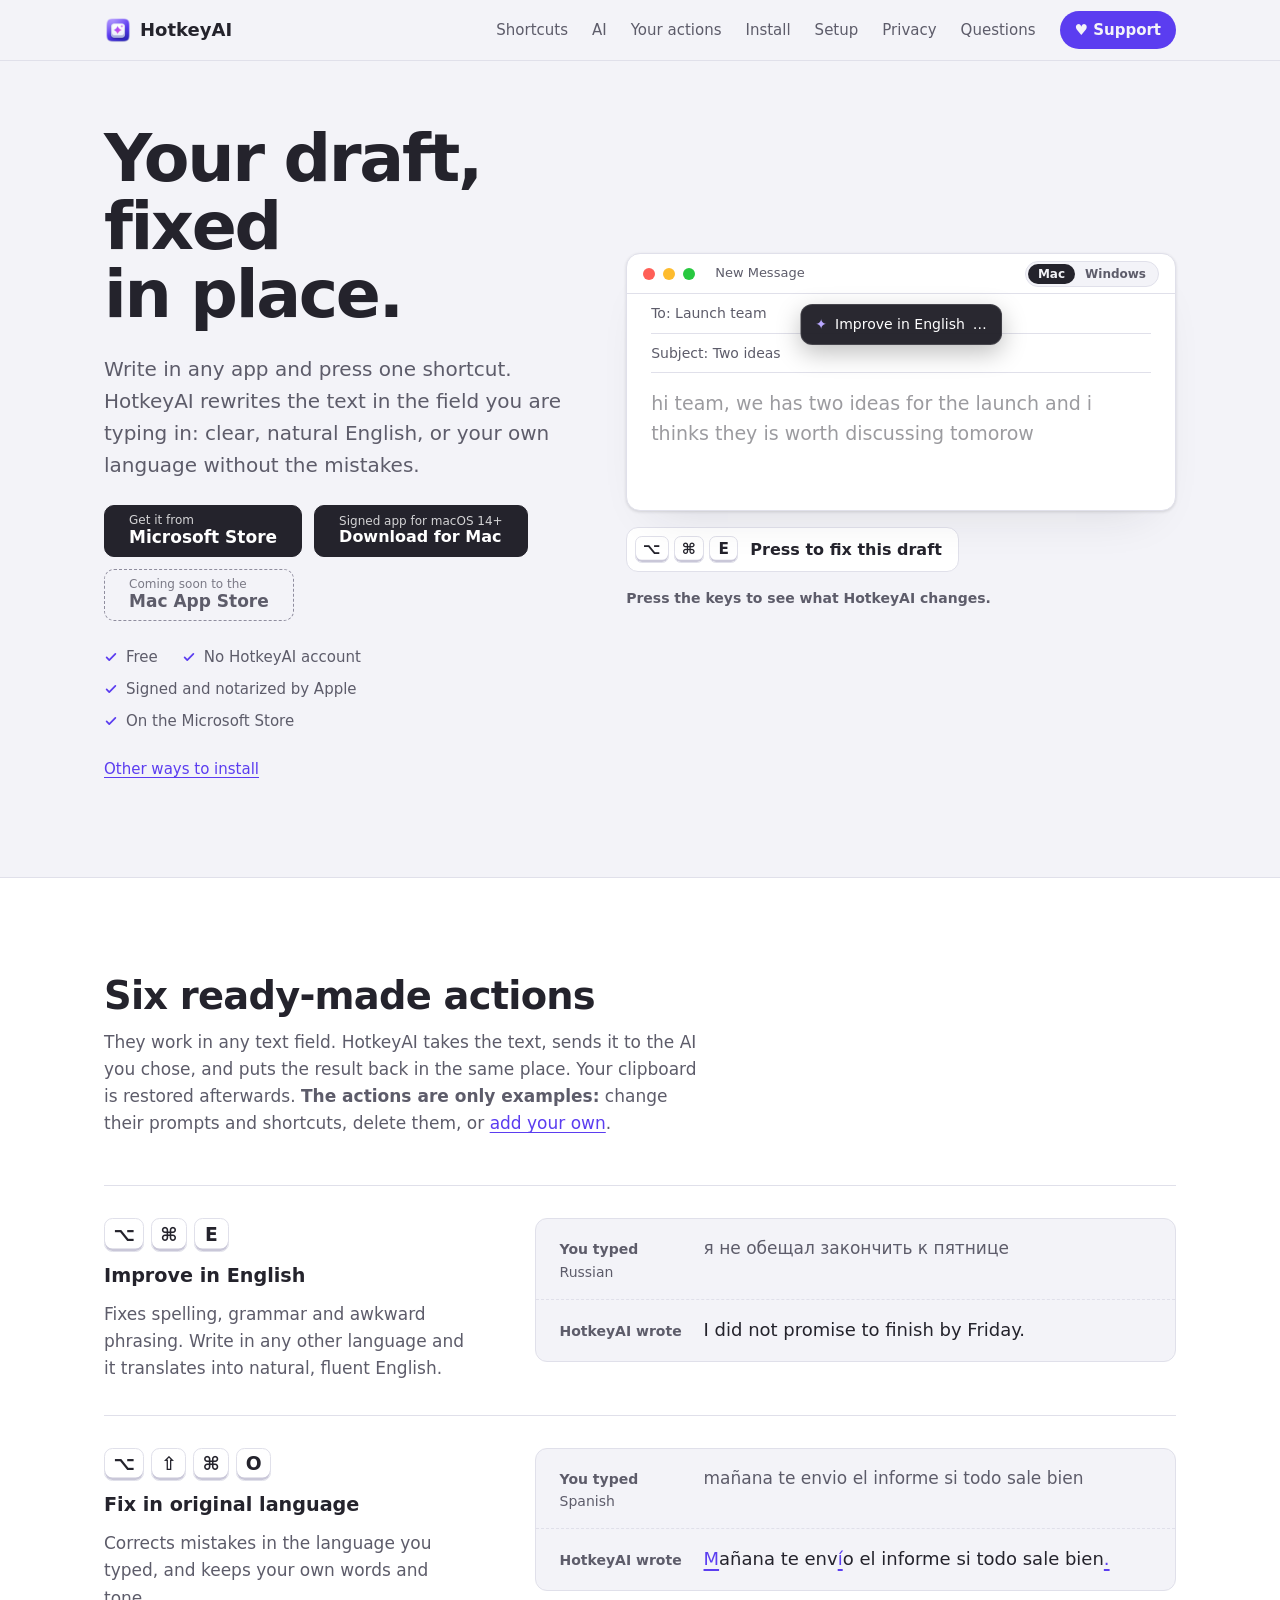
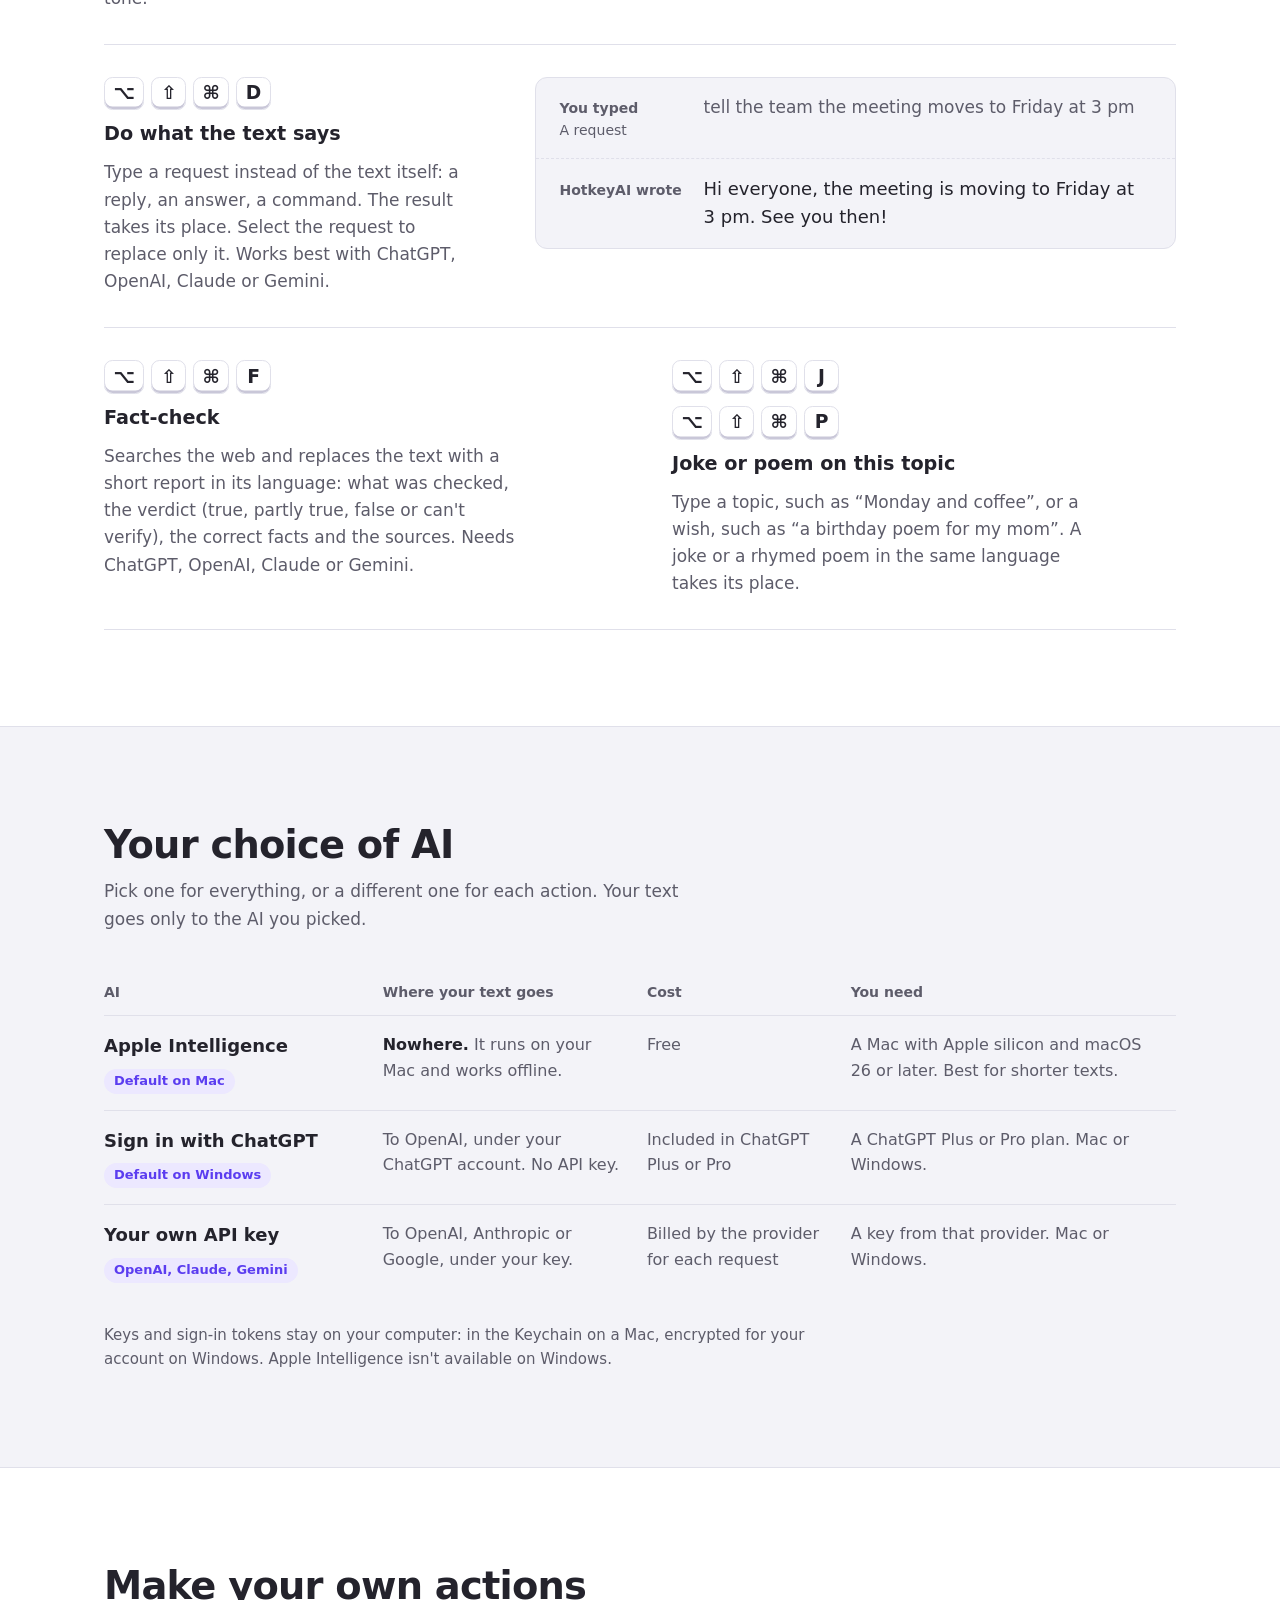
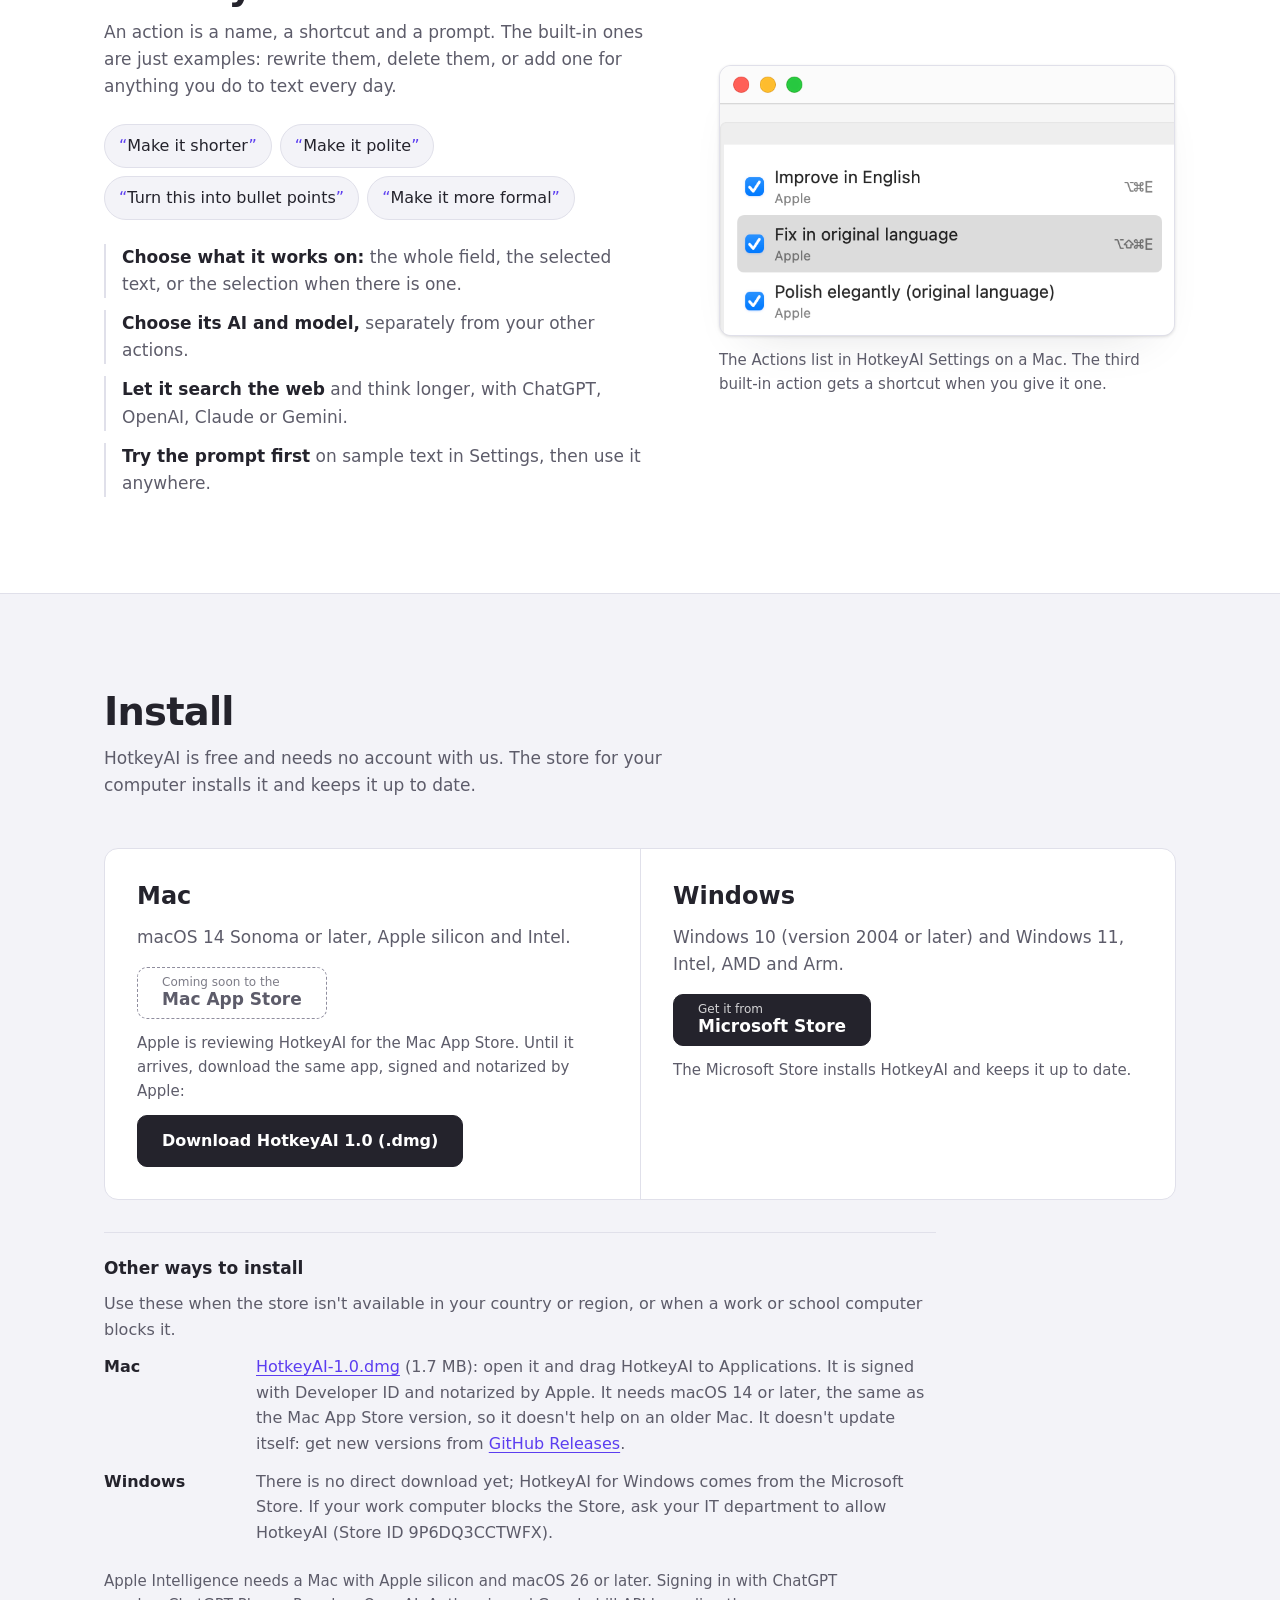
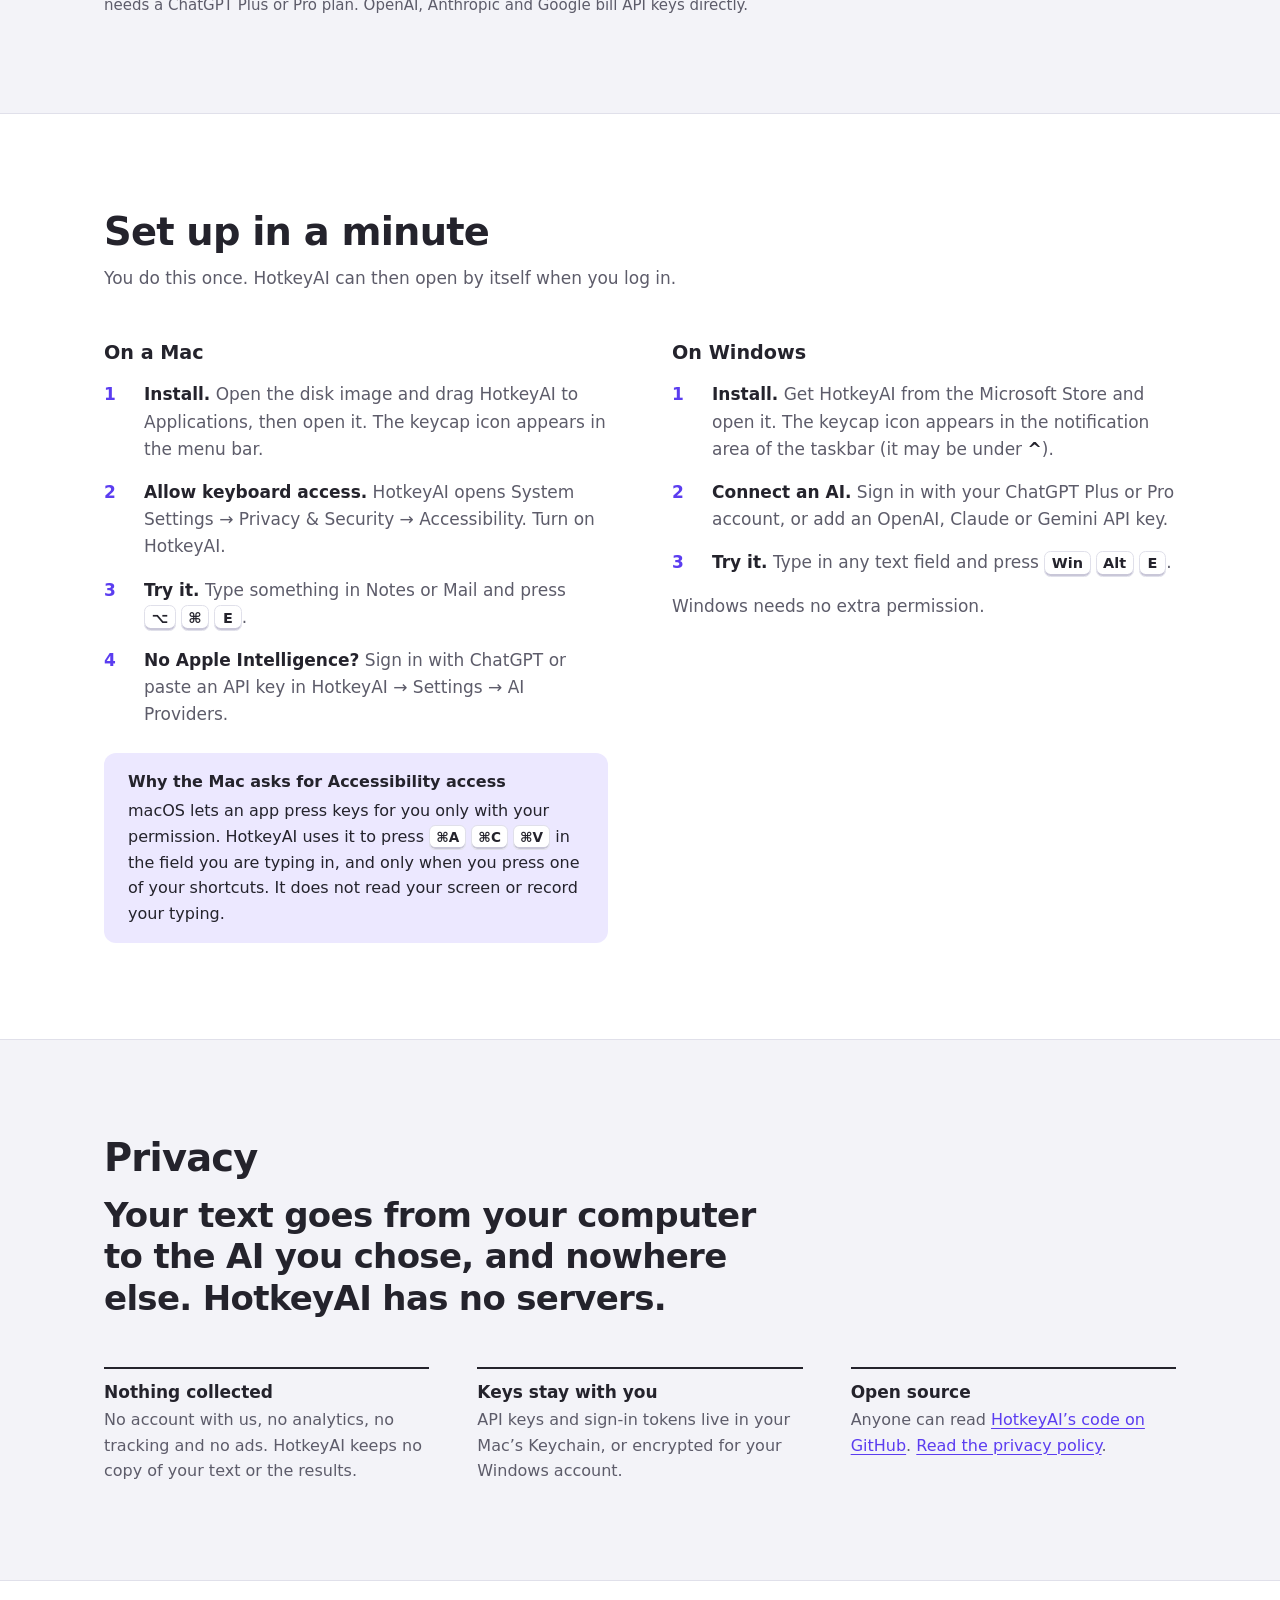
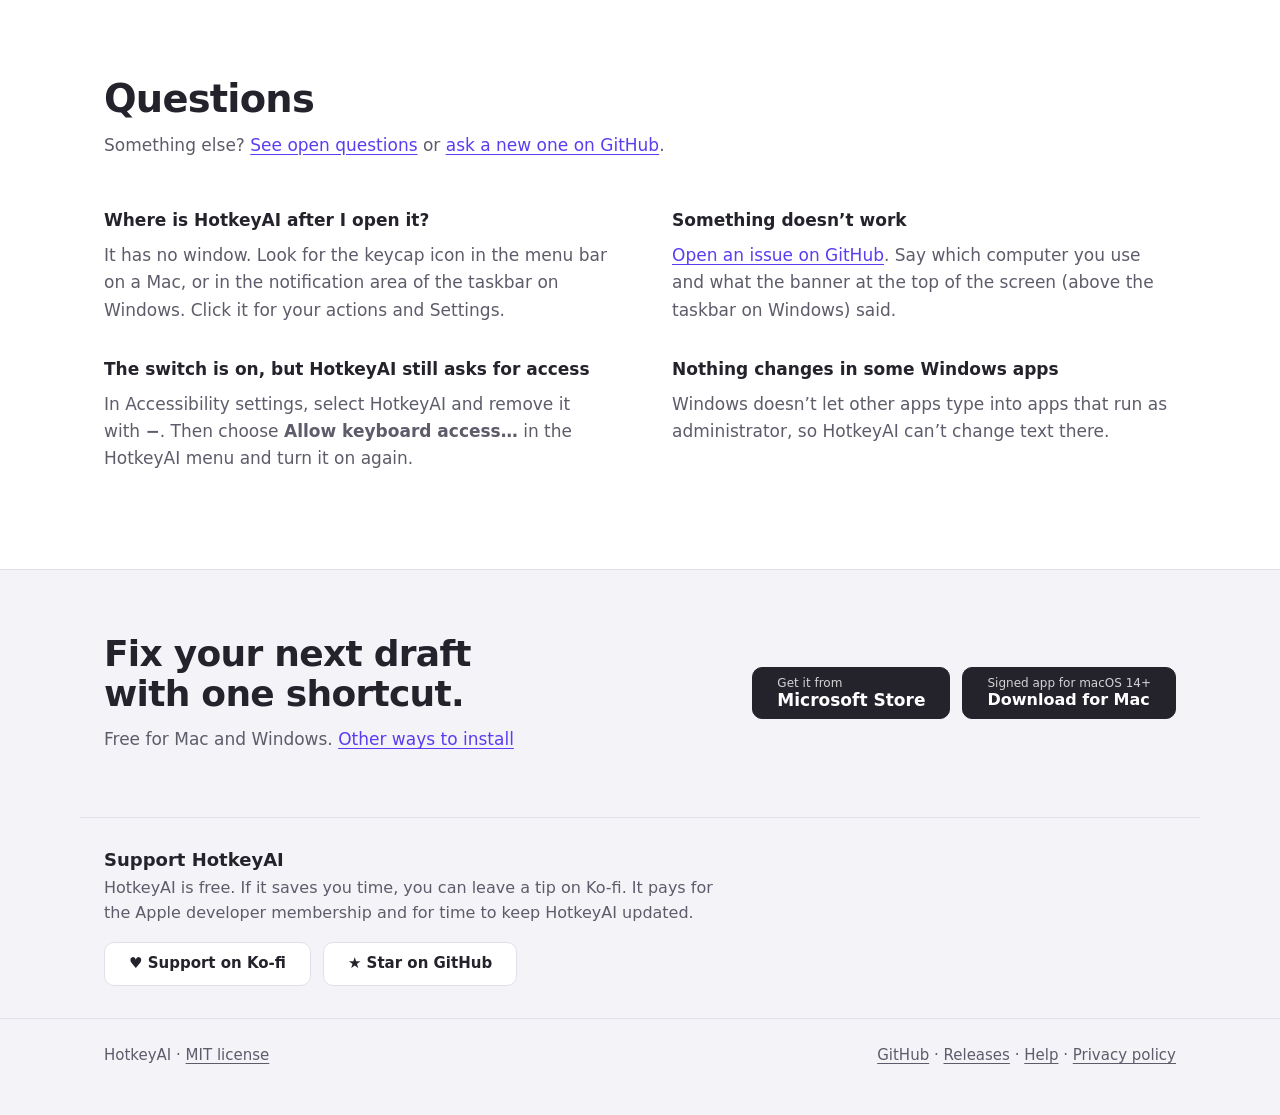
<file: docs/index.html>
<!doctype html>
<!-- HotkeyAI is installed through the stores only. Windows: the Microsoft Store, no standalone installer.
     MAC_APP_STORE: when Apple approves HotkeyAI, change data-mas="soon" to data-mas="live" below, then
     remove the DMG (the "mas-soon" download blocks and the Mac entry in "Other ways to install"): the
     Mac App Store becomes the only Mac install. Its links already point to https://apps.apple.com/app/id6838563027
     Then the GitHub downloads go away: DEVELOPMENT.md → Store-only distribution has the full checklist (deleting assets from
     past releases needs the owner's yes). -->
<html lang="en" data-os="any" data-mas="soon">
<head>
<meta charset="utf-8">
<meta name="viewport" content="width=device-width, initial-scale=1, viewport-fit=cover">
<title>HotkeyAI for Mac and Windows</title>
<meta name="description" content="Write in any app, press one shortcut, and HotkeyAI fixes your draft in place: clear, natural English, or your own language without the mistakes. It can also check facts, write a joke or a poem, or run any prompt of your own. Free for Mac and Windows.">
<meta property="og:title" content="HotkeyAI">
<meta property="og:description" content="Your draft, fixed in place. One shortcut in any app, on Mac and Windows.">
<meta property="og:image" content="https://nauroman.github.io/HotkeyAI/icon.webp">
<meta name="color-scheme" content="light dark">
<link rel="icon" type="image/webp" href="icon.webp">
<style>
  /* Layout: a quiet desk in the Things manner. Cool mist canvas, white sheets, hairlines,
     one violet accent used as the editor's pen (never as the main button), ink buttons like
     the store badges. Words on the left, the live draft on the right, everything left-aligned. */
  :root {
    --paper: #f3f3f8;      /* canvas */
    --sheet: #ffffff;      /* windows, panels */
    --ink: #24232c;        /* text and the main buttons */
    --ink-2: #5d5c6a;      /* secondary text */
    --rule: #e0e0ea;       /* hairlines */
    --pen: #5b3df0;        /* the accent: corrections, focus, links */
    --pen-wash: #ece8ff;   /* faint pen fill */
    --on-ink: #ffffff;     /* text on ink buttons */
    --strike: #8f8d9e;     /* struck-out words */
    --cap: #ffffff;        /* keycap face */
    --cap-edge: #c9c7d8;   /* keycap wall */
    --shadow: rgba(36, 35, 44, .14);

    --font: -apple-system, BlinkMacSystemFont, "Segoe UI Variable Text", "Segoe UI", system-ui, Roboto, "Helvetica Neue", Arial, sans-serif;

    --s1: 4px; --s2: 8px; --s3: 12px; --s4: 16px; --s5: 24px; --s6: 32px; --s7: 48px; --s8: 64px; --s9: 96px;
    --ease: cubic-bezier(.22, 1, .36, 1);
    --r-panel: 14px; --r-btn: 10px;
  }
  @media (prefers-color-scheme: dark) {
    :root:not([data-theme="light"]) {
      --paper: #111117; --sheet: #1a1a22; --ink: #ececf2; --ink-2: #a3a2b1; --rule: #2b2b36;
      --pen: #a48dff; --pen-wash: #252041; --on-ink: #111117; --strike: #7c7a8d;
      --cap: #26252f; --cap-edge: #09090d; --shadow: rgba(0, 0, 0, .45);
      color-scheme: dark;
    }
  }
  :root[data-theme="dark"] {
    --paper: #111117; --sheet: #1a1a22; --ink: #ececf2; --ink-2: #a3a2b1; --rule: #2b2b36;
    --pen: #a48dff; --pen-wash: #252041; --on-ink: #111117; --strike: #7c7a8d;
    --cap: #26252f; --cap-edge: #09090d; --shadow: rgba(0, 0, 0, .45);
    color-scheme: dark;
  }

  * { box-sizing: border-box; }
  html { scroll-behavior: smooth; }
  body { margin: 0; background: var(--paper); color: var(--ink); font: 400 17px/1.6 var(--font); -webkit-font-smoothing: antialiased; }
  img { max-width: 100%; height: auto; }
  a { color: var(--pen); text-underline-offset: .18em; transition: color .2s var(--ease); }
  a:focus-visible, button:focus-visible { outline: 2px solid var(--pen); outline-offset: 3px; border-radius: 6px; }
  h1, h2, h3, h4 { font-weight: 600; text-wrap: balance; margin: 0; }
  h2 { font-size: clamp(1.75rem, 3vw, 2.5rem); line-height: 1.12; letter-spacing: -.02em; }
  h3 { font-size: 1.2rem; line-height: 1.3; }
  p { margin: 0; }
  .wrap { max-width: 1120px; margin-inline: auto;
    padding-left: max(var(--s5), env(safe-area-inset-left, 0px)); padding-right: max(var(--s5), env(safe-area-inset-right, 0px)); }
  .muted { color: var(--ink-2); }
  .small { font-size: 15px; color: var(--ink-2); }
  .intro { max-width: 38rem; color: var(--ink-2); margin-top: var(--s3); }

  /* Keycaps: the app icon is a keycap, so shortcuts are drawn as keys with a pressed-in wall. */
  .keys { display: inline-flex; gap: .3em; vertical-align: baseline; }
  kbd { display: inline-flex; align-items: center; justify-content: center; min-width: 1.9em; height: 1.8em; padding: 0 .45em;
    font: 600 .85em/1 var(--font); color: var(--ink); background: var(--cap); border: 1px solid var(--rule); border-radius: .45em;
    box-shadow: inset 0 -.14em 0 var(--cap-edge); }
  :root[data-os="win"] .os-mac, :root:not([data-os="win"]) .os-win { display: none; }

  /* Header */
  header.top { position: sticky; top: 0; z-index: 20; background: color-mix(in srgb, var(--paper) 88%, transparent);
    backdrop-filter: saturate(1.4) blur(12px); -webkit-backdrop-filter: saturate(1.4) blur(12px); border-bottom: 1px solid var(--rule); }
  header.top .wrap { display: flex; align-items: center; gap: var(--s5); height: 60px; }
  .brand { display: flex; align-items: center; gap: var(--s2); font-weight: 600; font-size: 18px; color: var(--ink); text-decoration: none; }
  .brand img { width: 28px; height: 28px; }
  nav { margin-left: auto; display: flex; gap: var(--s5); font-size: 15px; }
  nav a { color: var(--ink-2); text-decoration: none; }
  nav a:hover { color: var(--ink); }
  .support-link { padding: 7px 15px; border-radius: 999px; background: var(--pen); color: var(--paper);
    font-weight: 600; font-size: 15px; text-decoration: none; white-space: nowrap; transition: filter .2s var(--ease); }
  .support-link:hover { filter: brightness(1.08); }
  @media (max-width: 900px) { nav { display: none; } .support-link { margin-left: auto; } }

  /* Buttons. The store buttons are the main action; the DMG button matches them while the
     Mac App Store is coming. */
  .btns { display: flex; flex-wrap: wrap; gap: var(--s3); }
  .store, .btn { display: inline-flex; flex-direction: column; justify-content: center; min-height: 52px; padding: var(--s2) var(--s5);
    border-radius: var(--r-btn); text-decoration: none; line-height: 1.15; font-weight: 600; font-size: 16px;
    transition: transform .2s var(--ease), filter .2s var(--ease); }
  .store { background: var(--ink); color: var(--on-ink); border: 1px solid var(--ink); }
  .store small, .btn small { font-size: 12px; font-weight: 400; opacity: .8; }
  .store b { font-size: 17px; font-weight: 600; }
  .btn { background: var(--ink); color: var(--on-ink); border: 1px solid var(--ink); }
  .btn.quiet { background: var(--sheet); color: var(--ink); border-color: var(--rule); }
  a.store:hover, a.btn:hover { filter: brightness(1.15); transform: translateY(-1px); }
  .store.soon { background: transparent; color: var(--ink-2); border: 1px dashed var(--strike); cursor: default; }
  :root[data-os="mac"] .get-win, :root[data-os="win"] .get-mac { display: none; }
  :root[data-mas="soon"] .mas-live, :root[data-mas="live"] .mas-soon { display: none; }

  /* Facts under the install buttons: true statements only. */
  .facts { list-style: none; margin: 0; padding: 0; display: flex; flex-wrap: wrap; gap: var(--s2) var(--s5); font-size: 15px; color: var(--ink-2); }
  .facts li { display: inline-flex; align-items: center; gap: var(--s2); }
  .facts svg { width: 14px; height: 14px; flex: none; color: var(--pen); }

  /* Hero */
  .hero .wrap { display: grid; grid-template-columns: minmax(0, 5fr) minmax(0, 6fr); gap: var(--s8); align-items: center; padding-block: var(--s8) var(--s9); }
  .hero-text { display: grid; gap: var(--s5); justify-items: start; min-width: 0; }
  .hero h1 { font-size: clamp(2.5rem, 5.2vw, 4.25rem); line-height: 1.02; letter-spacing: -.035em; }
  .hero .lead { font-size: clamp(18px, 1.6vw, 20px); color: var(--ink-2); max-width: 31rem; }
  .hero .other-link { font-size: 15px; }
  @media (max-width: 960px) { .hero .wrap { grid-template-columns: minmax(0, 1fr); gap: var(--s7); padding-block: var(--s7) var(--s8); } }

  /* The live draft */
  .desk { display: grid; gap: var(--s4); min-width: 0; }
  .demo { position: relative; background: var(--sheet); border: 1px solid var(--rule); border-radius: var(--r-panel);
    box-shadow: 0 24px 48px -28px var(--shadow), 0 1px 3px var(--shadow); overflow: hidden; }
  .demo-bar { display: flex; align-items: center; gap: var(--s2); height: 40px; padding: 0 var(--s4); border-bottom: 1px solid var(--rule); font-size: 13px; color: var(--ink-2); }
  .demo-bar i { width: 12px; height: 12px; border-radius: 50%; background: #ff5f57; }
  .demo-bar i:nth-child(2) { background: #febc2e; }
  .demo-bar i:nth-child(3) { background: #28c840; margin-right: var(--s3); }
  .mail-head { display: grid; padding: 0 var(--s5); font-size: 14px; color: var(--ink-2); }
  .mail-head span { padding: var(--s2) 0; border-bottom: 1px solid var(--rule); }
  .mail-body { min-height: 7.2em; padding: var(--s4) var(--s5) var(--s6); font-size: clamp(17px, 1.7vw, 19px); line-height: 1.55; }
  .mail-body p { transition: opacity .3s var(--ease); }
  .demo.working .mail-body p { opacity: .45; }
  .mail-body mark { background: none; color: inherit; border-radius: 3px; box-shadow: inset 0 -2px 0 var(--pen); transition: box-shadow 1.6s var(--ease); }
  .mail-body.settled mark { box-shadow: inset 0 0 0 transparent; }
  .hud { position: absolute; top: 50px; left: 50%; white-space: nowrap; display: flex; align-items: center; gap: var(--s2);
    background: rgba(28, 27, 36, .94); color: #fff; border: 1px solid rgba(255, 255, 255, .14); border-radius: 12px; padding: var(--s2) 14px;
    font-size: 14px; box-shadow: 0 8px 24px rgba(0, 0, 0, .25); opacity: 0; transform: translate(-50%, -6px);
    transition: opacity .25s var(--ease), transform .25s var(--ease); pointer-events: none; }
  .hud.show { opacity: 1; transform: translate(-50%, 0); }
  .hud .spark { color: #b9a8ff; } .hud .ok { color: #5fd38a; }

  .controls { display: flex; flex-wrap: wrap; align-items: center; gap: var(--s3) var(--s4); }
  .press { display: inline-flex; align-items: center; gap: var(--s3); padding: var(--s2) var(--s4) var(--s2) var(--s2); border-radius: 12px;
    border: 1px solid var(--rule); background: var(--sheet); color: var(--ink); font: 600 16px var(--font); cursor: pointer;
    transition: border-color .2s var(--ease); }
  .press:hover { border-color: var(--pen); }
  .press .keys { font-size: 18px; }
  .press .keys kbd { transition: transform .12s var(--ease), box-shadow .12s var(--ease), background .12s var(--ease), color .12s var(--ease); }
  .press.down .keys kbd { transform: translateY(2px); box-shadow: inset 0 0 0 var(--cap-edge); background: var(--pen); color: var(--paper); border-color: var(--pen); }
  .controls .hint { font-size: 14px; color: var(--ink-2); }
  :root:not([data-os="mac"]) .kbd-hint { display: none; }
  .os-switch { display: inline-flex; padding: 2px; border: 1px solid var(--rule); border-radius: 999px; background: var(--paper); margin-left: auto; }
  .os-switch[hidden] { display: none; }
  .os-switch button { font: 600 12px var(--font); color: var(--ink-2); background: none; border: 0; border-radius: 999px; padding: 3px 10px; cursor: pointer;
    transition: background .2s var(--ease), color .2s var(--ease); }
  .os-switch button[aria-pressed="true"] { background: var(--ink); color: var(--paper); }

  .edits { font-size: 16px; line-height: 2; min-height: 4em; }
  .edits .what { display: block; font-size: 14px; line-height: 1.5; color: var(--ink-2); font-weight: 600; }
  del, ins { text-decoration: none; }
  .edits del { color: var(--strike); text-decoration: line-through; text-decoration-color: var(--pen); text-decoration-thickness: 2px; }
  .edits ins { color: var(--pen); font-weight: 600; margin-left: .2em; }
  .edits ins.add { margin-left: 0; }

  /* Sections */
  section { scroll-margin-top: 64px; }
  .sec { padding-block: var(--s9); }
  .band { background: var(--sheet); border-block: 1px solid var(--rule); }
  .sec-head { margin-bottom: var(--s7); }
  @media (max-width: 760px) { .sec { padding-block: var(--s8); } .sec-head { margin-bottom: var(--s6); } }

  /* Ready-made actions */
  .shortcut-row { display: grid; grid-template-columns: minmax(0, 4fr) minmax(0, 7fr); gap: var(--s5) var(--s8);
    padding-block: var(--s6); border-top: 1px solid var(--rule); align-items: start; }
  .shortcut-row:last-child { border-bottom: 1px solid var(--rule); }
  .shortcut-row .meta { display: grid; gap: var(--s3); justify-items: start; }
  .shortcut-row .meta .keys { font-size: 22px; }
  .shortcut-row .meta p { color: var(--ink-2); max-width: 26rem; }
  .ex { display: grid; background: var(--paper); border: 1px solid var(--rule); border-radius: 12px; overflow: hidden; }
  .ex > div { display: grid; grid-template-columns: 8rem minmax(0, 1fr); gap: var(--s1) var(--s4); padding: var(--s4) var(--s5); align-items: baseline; }
  .ex > div + div { border-top: 1px dashed var(--rule); }
  .ex .who { font-size: 14px; font-weight: 600; color: var(--ink-2); }
  .ex .who span { display: block; font-weight: 400; }
  .ex .typed { color: var(--ink-2); }
  .ex .wrote { font-size: 18px; }
  .ex .fix { color: var(--pen); text-decoration: underline 2px var(--pen); text-underline-offset: .22em; }
  .shortcut-row.pair { grid-template-columns: minmax(0, 1fr) minmax(0, 1fr); }
  @media (max-width: 860px) { .shortcut-row, .shortcut-row.pair { grid-template-columns: minmax(0, 1fr); } }
  @media (max-width: 520px) { .ex > div { grid-template-columns: minmax(0, 1fr); } }

  /* Your choice of AI */
  .ai { width: 100%; border-collapse: collapse; font-size: 16px; }
  .ai th, .ai td { text-align: left; vertical-align: top; padding: var(--s4) var(--s5) var(--s4) 0; border-top: 1px solid var(--rule); }
  .ai thead th { border-top: 0; padding-block: 0 var(--s3); font-size: 14px; font-weight: 600; color: var(--ink-2); }
  .ai tbody th { width: 26%; font-weight: 400; }
  .ai tbody th strong { display: block; font-size: 18px; font-weight: 600; }
  .ai .tag { display: inline-block; margin-top: var(--s2); font-size: 13px; font-weight: 600; color: var(--pen); background: var(--pen-wash); border-radius: 999px; padding: 2px 10px; }
  .ai td { color: var(--ink-2); }
  .ai td b { color: var(--ink); font-weight: 600; }
  .ai-foot { margin-top: var(--s5); max-width: 46rem; }
  @media (max-width: 760px) {
    .ai thead { position: absolute; width: 1px; height: 1px; overflow: hidden; clip-path: inset(50%); }
    .ai, .ai tbody, .ai tr, .ai th, .ai td { display: block; width: 100%; }
    .ai tbody tr { border-top: 1px solid var(--rule); padding-block: var(--s4); }
    .ai tbody th, .ai td { border: 0; padding: var(--s1) 0; width: 100%; }
    .ai td::before { content: attr(data-label); display: block; font-size: 14px; font-weight: 600; color: var(--ink-2); margin-top: var(--s2); }
  }

  /* Your own actions */
  .actions-grid { display: grid; grid-template-columns: minmax(0, 6fr) minmax(0, 5fr); gap: var(--s8); align-items: center; }
  .prompts { list-style: none; margin: var(--s5) 0 0; padding: 0; display: flex; flex-wrap: wrap; gap: var(--s2); }
  .prompts li { padding: var(--s2) 14px; border: 1px solid var(--rule); border-radius: 999px; background: var(--paper); font-size: 16px; }
  .prompts li::before { content: "“"; color: var(--pen); } .prompts li::after { content: "”"; color: var(--pen); }
  .points { margin: var(--s5) 0 0; padding: 0; list-style: none; display: grid; gap: var(--s3); color: var(--ink-2); max-width: 36rem; }
  .points li { padding-left: var(--s4); border-left: 2px solid var(--rule); }
  .points b { color: var(--ink); font-weight: 600; }
  .shot { margin: 0; justify-self: center; width: min(100%, 456px); }
  .shot img { display: block; width: 100%; border-radius: 12px; border: 1px solid var(--rule); box-shadow: 0 24px 48px -28px var(--shadow), 0 1px 3px var(--shadow); background: #fff; }
  .shot figcaption { margin-top: var(--s3); font-size: 15px; color: var(--ink-2); }
  @media (max-width: 860px) { .actions-grid { grid-template-columns: minmax(0, 1fr); gap: var(--s6); } .shot { justify-self: start; } }

  /* Install */
  .dl { display: grid; grid-template-columns: repeat(2, minmax(0, 1fr)); border: 1px solid var(--rule); border-radius: var(--r-panel); background: var(--sheet); overflow: hidden; }
  .dl > div { display: grid; gap: var(--s3); align-content: start; padding: var(--s6); }
  .dl > div + div { border-left: 1px solid var(--rule); }
  .dl h3 { font-size: 24px; }
  .dl .btns { margin-top: var(--s1); }
  .other { margin-top: var(--s6); padding-top: var(--s5); border-top: 1px solid var(--rule); display: grid; gap: var(--s3); max-width: 52rem; color: var(--ink-2); font-size: 16px; }
  .other h3 { font-size: 17px; color: var(--ink); }
  .other dl { margin: 0; display: grid; grid-template-columns: 8rem minmax(0, 1fr); gap: var(--s3) var(--s5); }
  .other dt { font-weight: 600; color: var(--ink); }
  .other dd { margin: 0; }
  .dl-foot { margin-top: var(--s5); max-width: 46rem; }
  @media (max-width: 680px) {
    .dl { grid-template-columns: minmax(0, 1fr); }
    .dl > div { padding: var(--s5); }
    .dl > div + div { border-left: 0; border-top: 1px solid var(--rule); }
  }
  @media (max-width: 560px) { .other dl { grid-template-columns: minmax(0, 1fr); gap: var(--s1); } .other dd { margin-bottom: var(--s3); } }

  /* Setup: a real sequence, so the steps are numbered. */
  .setup { display: grid; grid-template-columns: repeat(2, minmax(0, 1fr)); gap: var(--s8); }
  .setup ol { list-style: none; counter-reset: step; margin: var(--s4) 0 0; padding: 0; display: grid; gap: var(--s4); }
  .setup li { counter-increment: step; display: grid; grid-template-columns: var(--s6) minmax(0, 1fr); gap: var(--s2); color: var(--ink-2); }
  .setup li::before { content: counter(step); font-weight: 600; color: var(--pen); font-variant-numeric: tabular-nums; }
  .setup li b { color: var(--ink); font-weight: 600; }
  .why { margin-top: var(--s5); padding: var(--s4) var(--s5); border-radius: 12px; background: var(--pen-wash); }
  .why h4 { font-size: 16px; margin-bottom: var(--s1); }
  .why p { font-size: 16px; }
  @media (max-width: 760px) { .setup { grid-template-columns: minmax(0, 1fr); gap: var(--s7); } }

  /* Privacy */
  .privacy-lead { font-size: clamp(1.5rem, 2.8vw, 2.125rem); line-height: 1.22; letter-spacing: -.02em; font-weight: 600; max-width: 44rem; text-wrap: balance; margin-top: var(--s4); }
  .privacy-facts { display: grid; grid-template-columns: repeat(3, minmax(0, 1fr)); gap: var(--s5) var(--s7); margin-top: var(--s7); }
  .privacy-facts div { border-top: 2px solid var(--ink); padding-top: var(--s3); }
  .privacy-facts h3 { font-size: 17px; margin-bottom: var(--s1); }
  .privacy-facts p { color: var(--ink-2); font-size: 16px; }
  @media (max-width: 760px) { .privacy-facts { grid-template-columns: minmax(0, 1fr); } }

  /* Questions */
  .faq { display: grid; grid-template-columns: repeat(2, minmax(0, 1fr)); gap: var(--s6) var(--s8); margin: 0; }
  .faq dt { font-weight: 600; margin-bottom: var(--s2); }
  .faq dd { margin: 0; color: var(--ink-2); }
  @media (max-width: 760px) { .faq { grid-template-columns: minmax(0, 1fr); gap: var(--s5); } }

  /* Closing install, then a deliberately small Support line. */
  .closing .wrap { display: grid; grid-template-columns: minmax(0, 1fr) auto; gap: var(--s5) var(--s7); align-items: center; padding-block: var(--s8); }
  .closing h2 { font-size: clamp(1.75rem, 3vw, 2.25rem); }
  @media (max-width: 860px) { .closing .wrap { grid-template-columns: minmax(0, 1fr); } }
  .support .wrap { display: flex; flex-wrap: wrap; align-items: center; justify-content: space-between; gap: var(--s4) var(--s6); padding-block: var(--s6); border-top: 1px solid var(--rule); }
  .support h2 { font-size: 18px; letter-spacing: 0; }
  .support p { color: var(--ink-2); max-width: 40rem; margin-top: var(--s1); font-size: 16px; }
  .support .btn { min-height: 44px; font-size: 15px; }

  footer { border-top: 1px solid var(--rule); color: var(--ink-2); font-size: 15px; }
  footer .wrap { display: flex; flex-wrap: wrap; justify-content: space-between; gap: var(--s2) var(--s5); padding-block: var(--s5) var(--s7); }
  footer a { color: var(--ink-2); }

  @media (prefers-reduced-motion: reduce) {
    html { scroll-behavior: auto; }
    *, *::before, *::after { transition-duration: 0s !important; }
  }
</style>
</head>
<body>
<header class="top">
  <div class="wrap">
    <a class="brand" href="#"><img src="icon.webp" width="28" height="28" alt="">HotkeyAI</a>
    <nav aria-label="Sections">
      <a href="#shortcuts">Shortcuts</a>
      <a href="#ai">AI</a>
      <a href="#actions">Your actions</a>
      <a href="#download">Install</a>
      <a href="#setup">Setup</a>
      <a href="#privacy">Privacy</a>
      <a href="#help">Questions</a>
    </nav>
    <a class="support-link" href="https://ko-fi.com/nauroman">♥ Support</a>
  </div>
</header>

<main>
  <section class="hero" aria-labelledby="hero-title">
    <div class="wrap">
      <div class="hero-text">
        <h1 id="hero-title">Your draft, fixed in place.</h1>
        <p class="lead">Write in any app and press one shortcut. HotkeyAI rewrites the text in the field you are typing in: clear, natural English, or your own language without the mistakes.</p>
        <div class="btns" id="hero-install">
          <a class="store get-win" href="https://apps.microsoft.com/detail/9P6DQ3CCTWFX"><small>Get it from</small><b>Microsoft Store</b></a>
          <a class="store get-mac mas-live" href="https://apps.apple.com/app/id6838563027"><small>Download on the</small><b>Mac App Store</b></a>
          <a class="btn get-mac mas-soon" href="https://github.com/nauroman/HotkeyAI/releases/download/v1.0/HotkeyAI-1.0.dmg"><small>Signed app for macOS 14+</small>Download for Mac</a>
          <span class="store soon get-mac mas-soon" aria-disabled="true"><small>Coming soon to the</small><b>Mac App Store</b></span>
        </div>
        <ul class="facts" aria-label="Facts">
          <li><svg viewBox="0 0 16 16" aria-hidden="true"><path d="M3 8.5l3 3 7-7" fill="none" stroke="currentColor" stroke-width="2" stroke-linecap="round" stroke-linejoin="round"/></svg>Free</li>
          <li><svg viewBox="0 0 16 16" aria-hidden="true"><path d="M3 8.5l3 3 7-7" fill="none" stroke="currentColor" stroke-width="2" stroke-linecap="round" stroke-linejoin="round"/></svg>No HotkeyAI account</li>
          <li><svg viewBox="0 0 16 16" aria-hidden="true"><path d="M3 8.5l3 3 7-7" fill="none" stroke="currentColor" stroke-width="2" stroke-linecap="round" stroke-linejoin="round"/></svg>Signed and notarized by Apple</li>
          <li><svg viewBox="0 0 16 16" aria-hidden="true"><path d="M3 8.5l3 3 7-7" fill="none" stroke="currentColor" stroke-width="2" stroke-linecap="round" stroke-linejoin="round"/></svg>On the Microsoft Store</li>
        </ul>
        <a class="other-link" href="#other">Other ways to install</a>
      </div>

      <div class="desk">
        <div class="demo" id="demo">
          <div class="demo-bar"><i></i><i></i><i></i>New Message
            <div class="os-switch" id="os-switch" role="group" aria-label="Show shortcuts for" hidden>
              <button type="button" id="os-mac" data-pick="mac" aria-pressed="true">Mac</button>
              <button type="button" id="os-win" data-pick="win" aria-pressed="false">Windows</button>
            </div>
          </div>
          <div class="mail-head"><span>To: Launch team</span><span id="demo-subject">Subject: Two ideas</span></div>
          <div class="mail-body settled" id="demo-body" aria-live="polite">
            <p>Hi team, we <mark>have</mark> two ideas for the launch and <mark>I think</mark> they <mark>are</mark> worth discussing tomorrow</p>
          </div>
          <div class="hud" id="hud-work" aria-hidden="true"><span class="spark">✦</span> <span id="hud-name">Improve in English</span>…</div>
          <div class="hud" id="hud-done" aria-hidden="true"><span class="ok">✓</span> Done</div>
        </div>
        <div class="controls" id="controls" hidden>
          <button type="button" class="press" id="press">
            <span class="keys os-mac" id="keys-mac"><kbd>⌥</kbd><kbd>⌘</kbd><kbd>E</kbd></span>
            <span class="keys os-win" id="keys-win"><kbd>Win</kbd><kbd>Alt</kbd><kbd>E</kbd></span>
            <span id="press-label">Press to fix this draft</span>
          </button>
          <span class="hint kbd-hint">or press it on your keyboard</span>
        </div>
        <p class="edits" id="edits"><span class="what">What HotkeyAI changed</span><del>hi</del><ins>Hi</ins> team, we <del>has</del><ins>have</ins> two ideas for the launch and <del>i thinks</del><ins>I think</ins> they <del>is</del><ins>are</ins> worth discussing <del>tomorow</del><ins>tomorrow</ins></p>
      </div>
    </div>
  </section>

  <section id="shortcuts" class="sec band" aria-labelledby="shortcuts-title">
    <div class="wrap">
      <div class="sec-head">
        <h2 id="shortcuts-title">Six ready-made actions</h2>
        <p class="intro">They work in any text field. HotkeyAI takes the text, sends it to the AI you chose, and puts the result back in the same place. Your clipboard is restored afterwards. <b>The actions are only examples:</b> change their prompts and shortcuts, delete them, or <a href="#actions">add your own</a>.</p>
      </div>
      <div class="shortcut-row">
        <div class="meta">
          <span class="keys os-mac" role="img" aria-label="Option Command E"><kbd>⌥</kbd><kbd>⌘</kbd><kbd>E</kbd></span>
          <span class="keys os-win" role="img" aria-label="Windows Alt E"><kbd>Win</kbd><kbd>Alt</kbd><kbd>E</kbd></span>
          <h3>Improve in English</h3>
          <p>Fixes spelling, grammar and awkward phrasing. Write in any other language and it translates into natural, fluent English.</p>
        </div>
        <div class="ex">
          <div><span class="who">You typed<span>Russian</span></span><p class="typed" lang="ru">я не обещал закончить к пятнице</p></div>
          <div><span class="who">HotkeyAI wrote</span><p class="wrote">I did not promise to finish by Friday.</p></div>
        </div>
      </div>
      <div class="shortcut-row">
        <div class="meta">
          <span class="keys os-mac" role="img" aria-label="Option Shift Command O"><kbd>⌥</kbd><kbd>⇧</kbd><kbd>⌘</kbd><kbd>O</kbd></span>
          <span class="keys os-win" role="img" aria-label="Windows Alt Shift O"><kbd>Win</kbd><kbd>Alt</kbd><kbd>Shift</kbd><kbd>O</kbd></span>
          <h3>Fix in original language</h3>
          <p>Corrects mistakes in the language you typed, and keeps your own words and tone.</p>
        </div>
        <div class="ex">
          <div><span class="who">You typed<span>Spanish</span></span><p class="typed" lang="es">mañana te envio el informe si todo sale bien</p></div>
          <div><span class="who">HotkeyAI wrote</span><p class="wrote" lang="es"><span class="fix">M</span>añana te env<span class="fix">í</span>o el informe si todo sale bien<span class="fix">.</span></p></div>
        </div>
      </div>
      <div class="shortcut-row">
        <div class="meta">
          <span class="keys os-mac" role="img" aria-label="Option Shift Command D"><kbd>⌥</kbd><kbd>⇧</kbd><kbd>⌘</kbd><kbd>D</kbd></span>
          <span class="keys os-win" role="img" aria-label="Windows Alt Shift D"><kbd>Win</kbd><kbd>Alt</kbd><kbd>Shift</kbd><kbd>D</kbd></span>
          <h3>Do what the text says</h3>
          <p>Type a request instead of the text itself: a reply, an answer, a command. The result takes its place. Select the request to replace only it. Works best with ChatGPT, OpenAI, Claude or Gemini.</p>
        </div>
        <div class="ex">
          <div><span class="who">You typed<span>A request</span></span><p class="typed">tell the team the meeting moves to Friday at 3 pm</p></div>
          <div><span class="who">HotkeyAI wrote</span><p class="wrote">Hi everyone, the meeting is moving to Friday at 3 pm. See you then!</p></div>
        </div>
      </div>
      <div class="shortcut-row pair">
        <div class="meta">
          <span class="keys os-mac" role="img" aria-label="Option Shift Command F"><kbd>⌥</kbd><kbd>⇧</kbd><kbd>⌘</kbd><kbd>F</kbd></span>
          <span class="keys os-win" role="img" aria-label="Windows Alt Shift F"><kbd>Win</kbd><kbd>Alt</kbd><kbd>Shift</kbd><kbd>F</kbd></span>
          <h3>Fact-check</h3>
          <p>Searches the web and replaces the text with a short report in its language: what was checked, the verdict (true, partly true, false or can't verify), the correct facts and the sources. Needs ChatGPT, OpenAI, Claude or Gemini.</p>
        </div>
        <div class="meta">
          <span class="keys os-mac" role="img" aria-label="Option Shift Command J"><kbd>⌥</kbd><kbd>⇧</kbd><kbd>⌘</kbd><kbd>J</kbd></span>
          <span class="keys os-mac" role="img" aria-label="Option Shift Command P"><kbd>⌥</kbd><kbd>⇧</kbd><kbd>⌘</kbd><kbd>P</kbd></span>
          <span class="keys os-win" role="img" aria-label="Windows Alt Shift J"><kbd>Win</kbd><kbd>Alt</kbd><kbd>Shift</kbd><kbd>J</kbd></span>
          <span class="keys os-win" role="img" aria-label="Windows Alt Shift P"><kbd>Win</kbd><kbd>Alt</kbd><kbd>Shift</kbd><kbd>P</kbd></span>
          <h3>Joke or poem on this topic</h3>
          <p>Type a topic, such as “Monday and coffee”, or a wish, such as “a birthday poem for my mom”. A joke or a rhymed poem in the same language takes its place.</p>
        </div>
      </div>
    </div>
  </section>

  <section id="ai" class="sec" aria-labelledby="ai-title">
    <div class="wrap">
      <div class="sec-head">
        <h2 id="ai-title">Your choice of AI</h2>
        <p class="intro">Pick one for everything, or a different one for each action. Your text goes only to the AI you picked.</p>
      </div>
      <table class="ai">
        <thead>
          <tr><th scope="col">AI</th><th scope="col">Where your text goes</th><th scope="col">Cost</th><th scope="col">You need</th></tr>
        </thead>
        <tbody>
          <tr>
            <th scope="row"><strong>Apple Intelligence</strong><span class="tag">Default on Mac</span></th>
            <td data-label="Where your text goes"><b>Nowhere.</b> It runs on your Mac and works offline.</td>
            <td data-label="Cost">Free</td>
            <td data-label="You need">A Mac with Apple silicon and macOS 26 or later. Best for shorter texts.</td>
          </tr>
          <tr>
            <th scope="row"><strong>Sign in with ChatGPT</strong><span class="tag">Default on Windows</span></th>
            <td data-label="Where your text goes">To OpenAI, under your ChatGPT account. No API key.</td>
            <td data-label="Cost">Included in ChatGPT Plus or Pro</td>
            <td data-label="You need">A ChatGPT Plus or Pro plan. Mac or Windows.</td>
          </tr>
          <tr>
            <th scope="row"><strong>Your own API key</strong><span class="tag">OpenAI, Claude, Gemini</span></th>
            <td data-label="Where your text goes">To OpenAI, Anthropic or Google, under your key.</td>
            <td data-label="Cost">Billed by the provider for each request</td>
            <td data-label="You need">A key from that provider. Mac or Windows.</td>
          </tr>
        </tbody>
      </table>
      <p class="ai-foot small">Keys and sign-in tokens stay on your computer: in the Keychain on a Mac, encrypted for your account on Windows. Apple Intelligence isn't available on Windows.</p>
    </div>
  </section>

  <section id="actions" class="sec band" aria-labelledby="actions-title">
    <div class="wrap actions-grid">
      <div>
        <h2 id="actions-title">Make your own actions</h2>
        <p class="intro">An action is a name, a shortcut and a prompt. The built-in ones are just examples: rewrite them, delete them, or add one for anything you do to text every day.</p>
        <ul class="prompts" aria-label="Examples of actions you can add">
          <li>Make it shorter</li>
          <li>Make it polite</li>
          <li>Turn this into bullet points</li>
          <li>Make it more formal</li>
        </ul>
        <ul class="points">
          <li><b>Choose what it works on:</b> the whole field, the selected text, or the selection when there is one.</li>
          <li><b>Choose its AI and model,</b> separately from your other actions.</li>
          <li><b>Let it search the web</b> and think longer, with ChatGPT, OpenAI, Claude or Gemini.</li>
          <li><b>Try the prompt first</b> on sample text in Settings, then use it anywhere.</li>
        </ul>
      </div>
      <figure class="shot">
        <img src="images/settings-actions.webp" width="684" height="404" loading="lazy" alt="The Actions list in HotkeyAI Settings on a Mac: Improve in English (Option Command E), Fix in original language (Option Shift Command E) and Polish elegantly (original language), each turned on and using Apple Intelligence">
        <figcaption>The Actions list in HotkeyAI Settings on a Mac. The third built-in action gets a shortcut when you give it one.</figcaption>
      </figure>
    </div>
  </section>

  <section id="download" class="sec" aria-labelledby="download-title">
    <div class="wrap">
      <div class="sec-head">
        <h2 id="download-title">Install</h2>
        <p class="intro">HotkeyAI is free and needs no account with us. The store for your computer installs it and keeps it up to date.</p>
      </div>
      <div class="dl">
        <div>
          <h3>Mac</h3>
          <p class="muted">macOS 14 Sonoma or later, Apple silicon and Intel.</p>
          <div class="btns">
            <a class="store mas-live" href="https://apps.apple.com/app/id6838563027"><small>Download on the</small><b>Mac App Store</b></a>
            <span class="store soon mas-soon" aria-disabled="true"><small>Coming soon to the</small><b>Mac App Store</b></span>
          </div>
          <p class="small mas-live">The Mac App Store installs HotkeyAI and keeps it up to date.</p>
          <div class="mas-soon">
            <p class="small">Apple is reviewing HotkeyAI for the Mac App Store. Until it arrives, download the same app, signed and notarized by Apple:</p>
            <div class="btns" style="margin-top:var(--s3)"><a class="btn" href="https://github.com/nauroman/HotkeyAI/releases/download/v1.0/HotkeyAI-1.0.dmg">Download HotkeyAI 1.0 (.dmg)</a></div>
          </div>
        </div>
        <div>
          <h3>Windows</h3>
          <p class="muted">Windows 10 (version 2004 or later) and Windows 11, Intel, AMD and Arm.</p>
          <div class="btns">
            <a class="store" href="https://apps.microsoft.com/detail/9P6DQ3CCTWFX"><small>Get it from</small><b>Microsoft Store</b></a>
          </div>
          <p class="small">The Microsoft Store installs HotkeyAI and keeps it up to date.</p>
        </div>
      </div>

      <div class="other" id="other">
        <h3>Other ways to install</h3>
        <p>Use these when the store isn't available in your country or region, or when a work or school computer blocks it.</p>
        <dl>
          <dt>Mac</dt>
          <dd><a href="https://github.com/nauroman/HotkeyAI/releases/download/v1.0/HotkeyAI-1.0.dmg">HotkeyAI-1.0.dmg</a> (1.7 MB): open it and drag HotkeyAI to Applications. It is signed with Developer ID and notarized by Apple. It needs macOS 14 or later, the same as the Mac App Store version, so it doesn't help on an older Mac. It doesn't update itself: get new versions from <a href="https://github.com/nauroman/HotkeyAI/releases">GitHub Releases</a>.</dd>
          <dt>Windows</dt>
          <dd>There is no direct download yet; HotkeyAI for Windows comes from the Microsoft Store. If your work computer blocks the Store, ask your IT department to allow HotkeyAI (Store ID 9P6DQ3CCTWFX).</dd>
        </dl>
      </div>
      <p class="dl-foot small">Apple Intelligence needs a Mac with Apple silicon and macOS 26 or later. Signing in with ChatGPT needs a ChatGPT Plus or Pro plan. OpenAI, Anthropic and Google bill API keys directly.</p>
    </div>
  </section>

  <section id="setup" class="sec band" aria-labelledby="setup-title">
    <div class="wrap">
      <div class="sec-head">
        <h2 id="setup-title">Set up in a minute</h2>
        <p class="intro">You do this once. HotkeyAI can then open by itself when you log in.</p>
      </div>
      <div class="setup">
        <div>
          <h3>On a Mac</h3>
          <ol>
            <li><span><b>Install.</b> <span class="mas-live">Get HotkeyAI from the Mac App Store</span><span class="mas-soon">Open the disk image and drag HotkeyAI to Applications</span>, then open it. The keycap icon appears in the menu bar.</span></li>
            <li><span><b>Allow keyboard access.</b> HotkeyAI opens System Settings → Privacy &amp; Security → Accessibility. Turn on HotkeyAI.</span></li>
            <li><span><b>Try it.</b> Type something in Notes or Mail and press <span class="keys" role="img" aria-label="Option Command E"><kbd>⌥</kbd><kbd>⌘</kbd><kbd>E</kbd></span>.</span></li>
            <li><span><b>No Apple Intelligence?</b> Sign in with ChatGPT or paste an API key in HotkeyAI → Settings → AI Providers.</span></li>
          </ol>
          <div class="why">
            <h4>Why the Mac asks for Accessibility access</h4>
            <p>macOS lets an app press keys for you only with your permission. HotkeyAI uses it to press <span class="keys"><kbd>⌘A</kbd> <kbd>⌘C</kbd> <kbd>⌘V</kbd></span> in the field you are typing in, and only when you press one of your shortcuts. It does not read your screen or record your typing.</p>
          </div>
        </div>
        <div>
          <h3>On Windows</h3>
          <ol>
            <li><span><b>Install.</b> Get HotkeyAI from the Microsoft Store and open it. The keycap icon appears in the notification area of the taskbar (it may be under <b>^</b>).</span></li>
            <li><span><b>Connect an AI.</b> Sign in with your ChatGPT Plus or Pro account, or add an OpenAI, Claude or Gemini API key.</span></li>
            <li><span><b>Try it.</b> Type in any text field and press <span class="keys" role="img" aria-label="Windows Alt E"><kbd>Win</kbd><kbd>Alt</kbd><kbd>E</kbd></span>.</span></li>
          </ol>
          <p class="muted" style="margin-top:var(--s4)">Windows needs no extra permission.</p>
        </div>
      </div>
    </div>
  </section>

  <section id="privacy" class="sec" aria-labelledby="privacy-title">
    <div class="wrap">
      <h2 id="privacy-title">Privacy</h2>
      <p class="privacy-lead">Your text goes from your computer to the AI you chose, and nowhere else. HotkeyAI has no servers.</p>
      <div class="privacy-facts">
        <div><h3>Nothing collected</h3><p>No account with us, no analytics, no tracking and no ads. HotkeyAI keeps no copy of your text or the results.</p></div>
        <div><h3>Keys stay with you</h3><p>API keys and sign-in tokens live in your Mac’s Keychain, or encrypted for your Windows account.</p></div>
        <div><h3>Open source</h3><p>Anyone can read <a href="https://github.com/nauroman/HotkeyAI">HotkeyAI’s code on GitHub</a>. <a href="privacy.html">Read the privacy policy</a>.</p></div>
      </div>
    </div>
  </section>

  <section id="help" class="sec band" aria-labelledby="help-title">
    <div class="wrap">
      <div class="sec-head">
        <h2 id="help-title">Questions</h2>
        <p class="intro">Something else? <a href="https://github.com/nauroman/HotkeyAI/issues">See open questions</a> or <a href="https://github.com/nauroman/HotkeyAI/issues/new">ask a new one on GitHub</a>.</p>
      </div>
      <dl class="faq">
        <div><dt>Where is HotkeyAI after I open it?</dt><dd>It has no window. Look for the keycap icon in the menu bar on a Mac, or in the notification area of the taskbar on Windows. Click it for your actions and Settings.</dd></div>
        <div><dt>Something doesn’t work</dt><dd><a href="https://github.com/nauroman/HotkeyAI/issues/new">Open an issue on GitHub</a>. Say which computer you use and what the banner at the top of the screen (above the taskbar on Windows) said.</dd></div>
        <div><dt>The switch is on, but HotkeyAI still asks for access</dt><dd>In Accessibility settings, select HotkeyAI and remove it with <b>−</b>. Then choose <b>Allow keyboard access…</b> in the HotkeyAI menu and turn it on again.</dd></div>
        <div><dt>Nothing changes in some Windows apps</dt><dd>Windows doesn’t let other apps type into apps that run as administrator, so HotkeyAI can’t change text there.</dd></div>
      </dl>
    </div>
  </section>

  <section class="closing" aria-labelledby="closing-title">
    <div class="wrap">
      <div>
        <h2 id="closing-title">Fix your next draft with one shortcut.</h2>
        <p class="intro">Free for Mac and Windows. <a href="#other">Other ways to install</a></p>
      </div>
      <div class="btns" id="closing-install">
        <a class="store get-win" href="https://apps.microsoft.com/detail/9P6DQ3CCTWFX"><small>Get it from</small><b>Microsoft Store</b></a>
        <a class="store get-mac mas-live" href="https://apps.apple.com/app/id6838563027"><small>Download on the</small><b>Mac App Store</b></a>
        <a class="btn get-mac mas-soon" href="https://github.com/nauroman/HotkeyAI/releases/download/v1.0/HotkeyAI-1.0.dmg"><small>Signed app for macOS 14+</small>Download for Mac</a>
      </div>
    </div>
  </section>

  <section id="support" class="support" aria-labelledby="support-title">
    <div class="wrap">
      <div>
        <h2 id="support-title">Support HotkeyAI</h2>
        <p>HotkeyAI is free. If it saves you time, you can leave a tip on Ko-fi. It pays for the Apple developer membership and for time to keep HotkeyAI updated.</p>
      </div>
      <div class="btns">
        <a class="btn quiet" href="https://ko-fi.com/nauroman">♥ Support on Ko-fi</a>
        <a class="btn quiet" href="https://github.com/nauroman/HotkeyAI">★ Star on GitHub</a>
      </div>
    </div>
  </section>
</main>

<footer>
  <div class="wrap">
    <span>HotkeyAI · <a href="https://github.com/nauroman/HotkeyAI/blob/main/LICENSE">MIT license</a></span>
    <span><a href="https://github.com/nauroman/HotkeyAI">GitHub</a> · <a href="https://github.com/nauroman/HotkeyAI/releases">Releases</a> · <a href="https://github.com/nauroman/HotkeyAI/issues">Help</a> · <a href="privacy.html">Privacy policy</a></span>
  </div>
</footer>

<script>
(function () {
  // Everything here is inline and makes no network requests.
  var root = document.documentElement;
  var reduce = window.matchMedia && matchMedia("(prefers-reduced-motion: reduce)").matches;

  // Mac or Windows: shortcuts and install buttons follow the visitor's computer.
  // Phones and anything else see both stores.
  var platform = (navigator.userAgentData && navigator.userAgentData.platform) || navigator.platform || "";
  var ua = navigator.userAgent;
  if (/^win/i.test(platform) || /Windows NT/.test(ua)) root.setAttribute("data-os", "win");
  else if ((/^mac/i.test(platform) || /Macintosh/.test(ua)) && !(navigator.maxTouchPoints > 1)) root.setAttribute("data-os", "mac");
  var switchButtons = document.querySelectorAll("#os-switch button");
  function showOS(os) {
    root.setAttribute("data-os", os);
    switchButtons.forEach(function (b) { b.setAttribute("aria-pressed", String(b.getAttribute("data-pick") === os)); });
  }
  switchButtons.forEach(function (b) { b.addEventListener("click", function () { showOS(b.getAttribute("data-pick")); }); });
  if (root.getAttribute("data-os") !== "any") showOS(root.getAttribute("data-os"));

  // The live draft. Each example is the real text and the real result from HotkeyAI's prompts.
  // A pair is [what you typed, what HotkeyAI wrote]; plain strings stay the same.
  var examples = [
    { action: "Improve in English", subject: "Two ideas", mac: ["⌥", "⌘", "E"], win: ["Win", "Alt", "E"], shift: false,
      label: "Press to fix this draft",
      parts: [["hi", "Hi"], " team, we ", ["has", "have"], " two ideas for the launch and ", ["i thinks", "I think"], " they ", ["is", "are"], " worth discussing ", ["tomorow", "tomorrow"]] },
    { action: "Improve in English", subject: "Friday", lang: "ru", mac: ["⌥", "⌘", "E"], win: ["Win", "Alt", "E"], shift: false,
      label: "Press to turn it into English", note: "Translated from Russian into English",
      parts: [["я не обещал закончить к пятнице", "I did not promise to finish by Friday."]] },
    { action: "Fix in original language", subject: "Informe", lang: "es", mac: ["⌥", "⇧", "⌘", "O"], win: ["Win", "Alt", "Shift", "O"], shift: true,
      label: "Press to fix it in Spanish",
      parts: [["m", "M"], "añana te ", ["envio", "envío"], " el informe si todo sale bien", ["", "."]] }
  ];
  var demo = document.getElementById("demo");
  var body = document.getElementById("demo-body");
  var subject = document.getElementById("demo-subject");
  var edits = document.getElementById("edits");
  var press = document.getElementById("press");
  var label = document.getElementById("press-label");
  var keysMac = document.getElementById("keys-mac");
  var keysWin = document.getElementById("keys-win");
  var hudWork = document.getElementById("hud-work");
  var hudDone = document.getElementById("hud-done");
  var hudName = document.getElementById("hud-name");
  var index = 0, state = "draft", busy = false;

  function el(tag, text, cls) { var n = document.createElement(tag); if (text) n.textContent = text; if (cls) n.className = cls; return n; }
  function setKeys(box, list) { box.replaceChildren.apply(box, list.map(function (k) { return el("kbd", k); })); }

  function showDraft() {
    var ex = examples[index], p = el("p");
    if (ex.lang) p.lang = ex.lang;
    ex.parts.forEach(function (part) { p.append(typeof part === "string" ? part : part[0]); });
    body.replaceChildren(p);
    body.classList.add("settled");
    subject.textContent = "Subject: " + ex.subject;
    setKeys(keysMac, ex.mac);
    setKeys(keysWin, ex.win);
    label.textContent = ex.label;
    edits.replaceChildren(el("span", "Press the keys to see what HotkeyAI changes.", "what"));
    state = "draft";
  }

  function showResult() {
    var ex = examples[index], p = el("p"), proof = [el("span", ex.note || "What HotkeyAI changed", "what")];
    ex.parts.forEach(function (part) {
      if (typeof part === "string") { p.append(part); proof.push(part); return; }
      p.append(ex.note ? part[1] : el("mark", part[1]));
      if (part[0]) proof.push(el("del", part[0]));
      proof.push(el("ins", part[1], part[0] ? "" : "add"));
    });
    body.replaceChildren(p);
    body.classList.remove("settled");
    edits.replaceChildren.apply(edits, proof);
    label.textContent = "Next draft";
    state = "done";
    setTimeout(function () { body.classList.add("settled"); }, 1400);
  }

  function next() { index = (index + 1) % examples.length; showDraft(); }

  function rewrite() {
    if (busy) return;
    if (state === "done") { next(); return; }
    busy = true;
    hudName.textContent = examples[index].action;
    press.classList.add("down");
    setTimeout(function () { press.classList.remove("down"); }, 180);
    if (reduce) { showResult(); busy = false; return; }
    demo.classList.add("working");
    hudWork.classList.add("show");
    setTimeout(function () {
      demo.classList.remove("working");
      hudWork.classList.remove("show");
      showResult();
      hudDone.classList.add("show");
      setTimeout(function () { hudDone.classList.remove("show"); busy = false; }, 900);
    }, 850);
  }

  press.addEventListener("click", function () { stopTour(); rewrite(); });
  // On a Mac the real shortcut works on the page too: ⌥⌘E, or ⌥⇧⌘O for the Spanish draft.
  document.addEventListener("keydown", function (e) {
    var t = e.target;
    if (t && /^(INPUT|TEXTAREA|SELECT)$/.test(t.tagName)) return;
    if (!(e.altKey && e.metaKey && (e.code === "KeyE" || e.code === "KeyO"))) return;
    e.preventDefault();
    stopTour();
    if (busy) return;
    if (state === "done") next();
    var shift = examples[index].shift;
    if (e.shiftKey === shift && e.code === (shift ? "KeyO" : "KeyE")) rewrite();
  });

  // Without a click, the first draft fixes itself once after a moment, so everyone sees it.
  var tour = null;
  function stopTour() { if (tour) { clearTimeout(tour); tour = null; } }
  showDraft();
  document.getElementById("controls").hidden = false;
  document.getElementById("os-switch").hidden = false;
  if (!reduce) tour = setTimeout(function () { tour = null; rewrite(); }, 1600);
})();
</script>
</body>
</html>
</file>
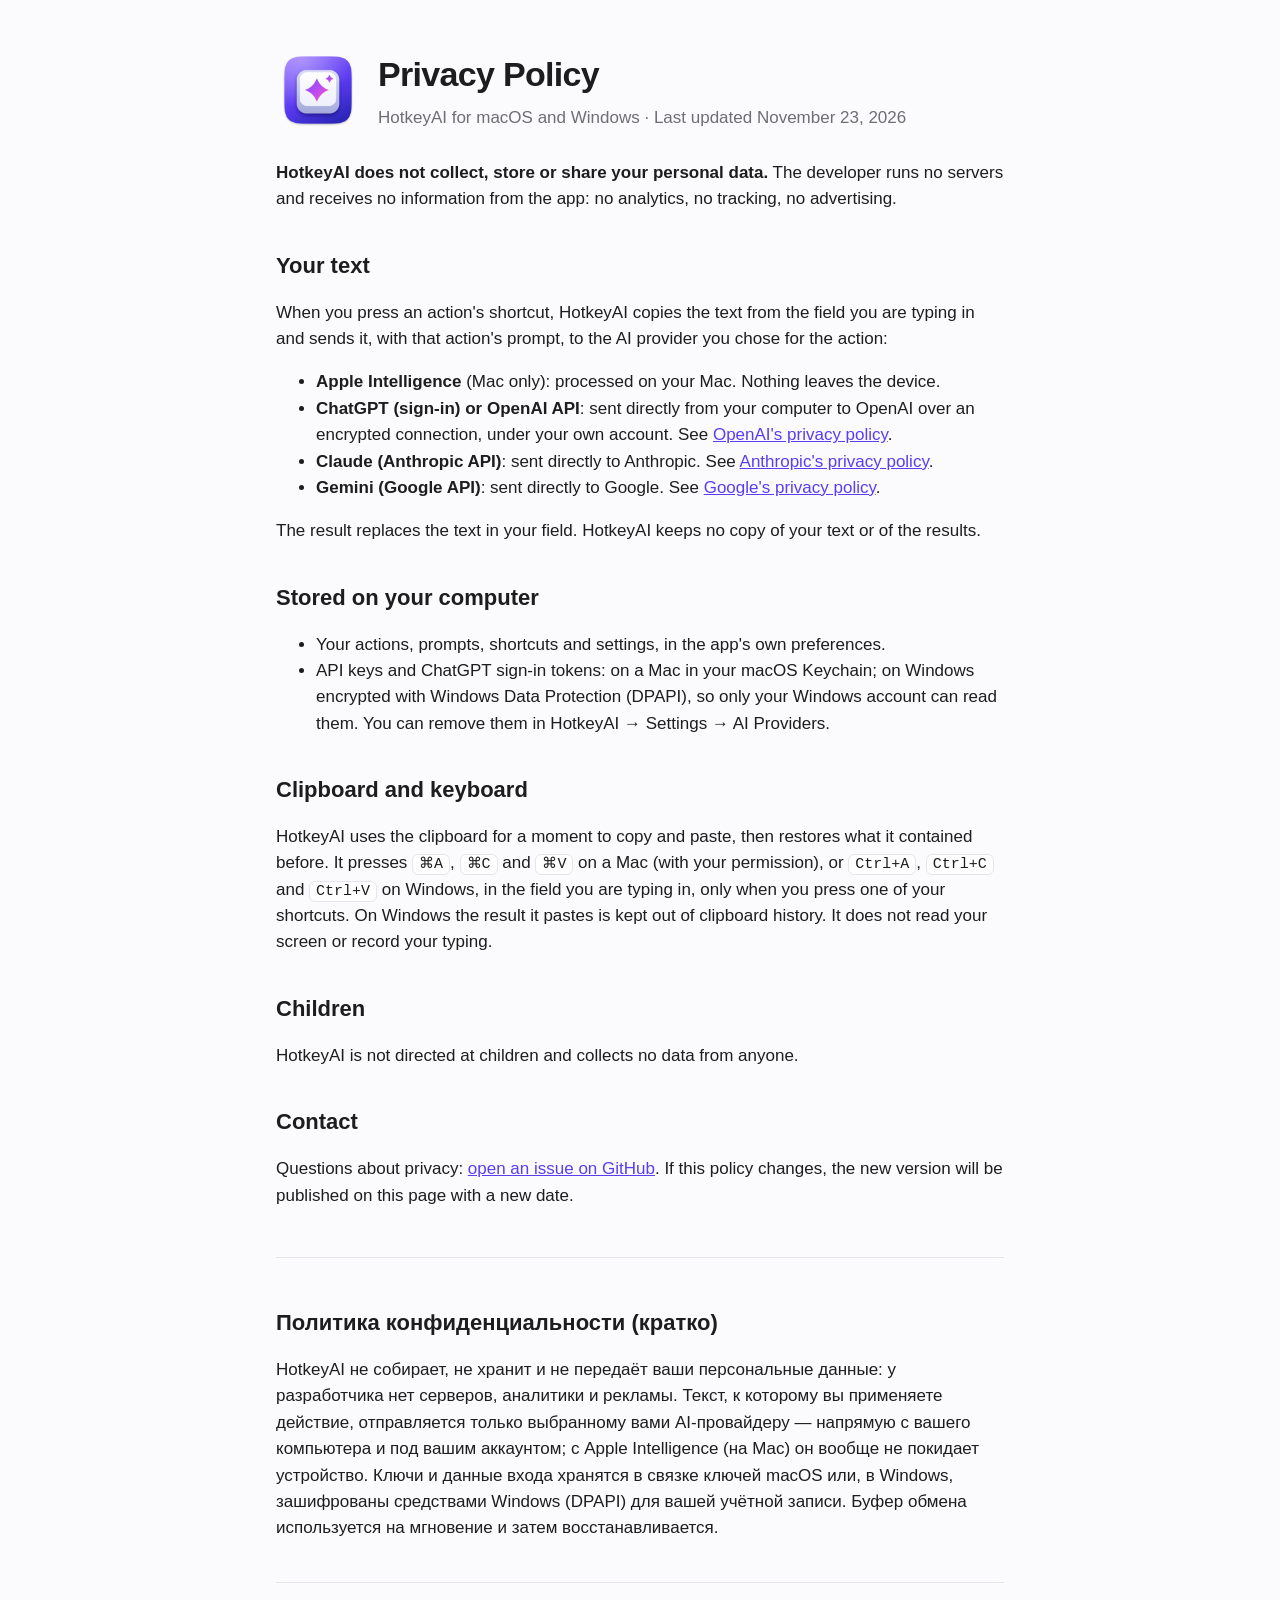
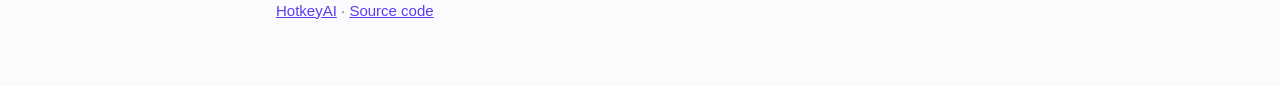
<file: docs/privacy.html>
<!doctype html>
<html lang="en">
<head>
<meta charset="utf-8">
<meta name="viewport" content="width=device-width, initial-scale=1">
<title>HotkeyAI Privacy Policy</title>
<link rel="icon" type="image/webp" href="icon.webp">
<link rel="stylesheet" href="style.css">
</head>
<body>
<main>
<header>
  <img src="icon.webp" alt="">
  <div><h1>Privacy Policy</h1><p class="lead">HotkeyAI for macOS and Windows · Last updated November 23, 2026</p></div>
</header>

<p><strong>HotkeyAI does not collect, store or share your personal data.</strong> The developer runs no servers and receives no information from the app: no analytics, no tracking, no advertising.</p>

<h2>Your text</h2>
<p>When you press an action's shortcut, HotkeyAI copies the text from the field you are typing in and sends it, with that action's prompt, to the AI provider you chose for the action:</p>
<ul>
  <li><strong>Apple Intelligence</strong> (Mac only): processed on your Mac. Nothing leaves the device.</li>
  <li><strong>ChatGPT (sign-in) or OpenAI API</strong>: sent directly from your computer to OpenAI over an encrypted connection, under your own account. See <a href="https://openai.com/policies/privacy-policy/">OpenAI's privacy policy</a>.</li>
  <li><strong>Claude (Anthropic API)</strong>: sent directly to Anthropic. See <a href="https://www.anthropic.com/legal/privacy">Anthropic's privacy policy</a>.</li>
  <li><strong>Gemini (Google API)</strong>: sent directly to Google. See <a href="https://policies.google.com/privacy">Google's privacy policy</a>.</li>
</ul>
<p>The result replaces the text in your field. HotkeyAI keeps no copy of your text or of the results.</p>

<h2>Stored on your computer</h2>
<ul>
  <li>Your actions, prompts, shortcuts and settings, in the app's own preferences.</li>
  <li>API keys and ChatGPT sign-in tokens: on a Mac in your macOS Keychain; on Windows encrypted with Windows Data Protection (DPAPI), so only your Windows account can read them. You can remove them in HotkeyAI → Settings → AI Providers.</li>
</ul>

<h2>Clipboard and keyboard</h2>
<p>HotkeyAI uses the clipboard for a moment to copy and paste, then restores what it contained before. It presses <kbd>⌘A</kbd>, <kbd>⌘C</kbd> and <kbd>⌘V</kbd> on a Mac (with your permission), or <kbd>Ctrl+A</kbd>, <kbd>Ctrl+C</kbd> and <kbd>Ctrl+V</kbd> on Windows, in the field you are typing in, only when you press one of your shortcuts. On Windows the result it pastes is kept out of clipboard history. It does not read your screen or record your typing.</p>

<h2>Children</h2>
<p>HotkeyAI is not directed at children and collects no data from anyone.</p>

<h2>Contact</h2>
<p>Questions about privacy: <a href="https://github.com/nauroman/HotkeyAI/issues">open an issue on GitHub</a>. If this policy changes, the new version will be published on this page with a new date.</p>

<hr>

<h2 lang="ru">Политика конфиденциальности (кратко)</h2>
<p lang="ru">HotkeyAI не собирает, не хранит и не передаёт ваши персональные данные: у разработчика нет серверов, аналитики и рекламы. Текст, к которому вы применяете действие, отправляется только выбранному вами AI-провайдеру — напрямую с вашего компьютера и под вашим аккаунтом; с Apple Intelligence (на Mac) он вообще не покидает устройство. Ключи и данные входа хранятся в связке ключей macOS или, в Windows, зашифрованы средствами Windows (DPAPI) для вашей учётной записи. Буфер обмена используется на мгновение и затем восстанавливается.</p>

<nav><a href="index.html">HotkeyAI</a> · <a href="https://github.com/nauroman/HotkeyAI">Source code</a></nav>
</main>
</body>
</html>
</file>
<file: docs/style.css>
:root { --bg: #fbfbfd; --fg: #1d1d1f; --muted: #6e6e73; --accent: #5b3df0; --card: #ffffff; --line: #e5e5ea; }
@media (prefers-color-scheme: dark) { :root { --bg: #161618; --fg: #f5f5f7; --muted: #a1a1a6; --accent: #9d86ff; --card: #1f1f22; --line: #333338; } }
* { box-sizing: border-box; }
body { margin: 0; background: var(--bg); color: var(--fg); font: 17px/1.55 -apple-system, BlinkMacSystemFont, "Helvetica Neue", sans-serif; }
main { max-width: 760px; margin: 0 auto; padding: 48px 16px 64px; }
header { display: flex; align-items: center; gap: 18px; margin-bottom: 28px; }
header img { width: 84px; height: 84px; }
h1 { font-size: 34px; margin: 0; letter-spacing: -0.02em; }
h2 { font-size: 22px; margin: 36px 0 8px; }
p.lead { color: var(--muted); margin: 4px 0 0; }
a { color: var(--accent); }
kbd { font: 15px ui-monospace, SFMono-Regular, Menlo, monospace; background: var(--card); border: 1px solid var(--line); border-radius: 6px; padding: 1px 6px; }
.card { background: var(--card); border: 1px solid var(--line); border-radius: 14px; padding: 4px 20px; margin: 12px 0; }
nav { margin-top: 40px; padding-top: 16px; border-top: 1px solid var(--line); color: var(--muted); font-size: 15px; }
hr { border: 0; border-top: 1px solid var(--line); margin: 48px 0; }
</file>
